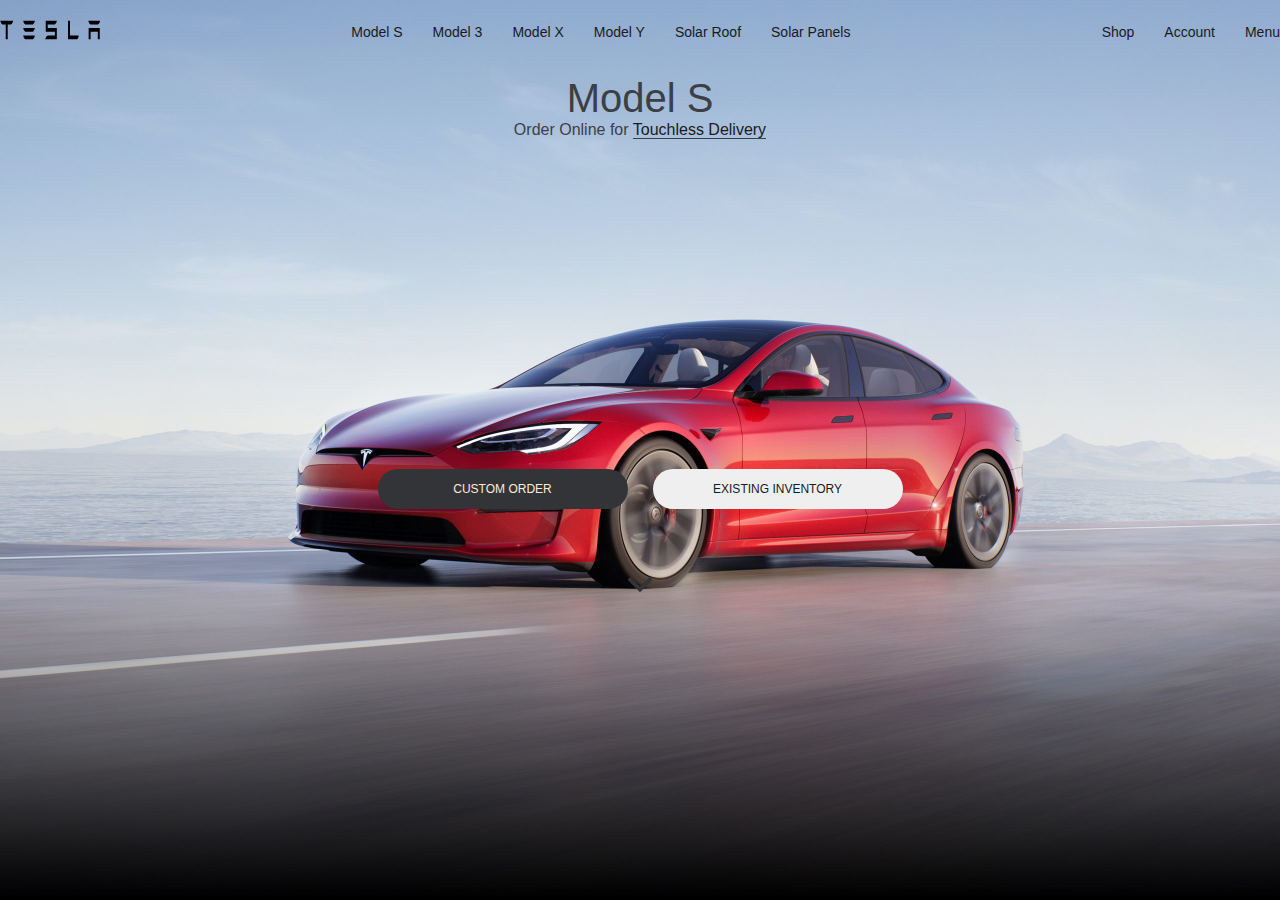
<file: index.html>
<!DOCTYPE html>
<html lang="en">
  <head>
    <meta charset="UTF-8" />
    <meta http-equiv="X-UA-Compatible" content="IE=edge" />
    <meta name="viewport" content="width=device-width, initial-scale=1.0" />
    <title>Electric Cars, Solar &amp; Clean Energy | Tesla</title>
    <link rel="shortcut icon" href="./img/favicon.ico" type="image/x-icon" />
    <link rel="stylesheet" href="./style/global.css" />
    <link rel="stylesheet" href="./style/tesla.css" />
  </head>
  <body>
    <header class="header">
      <div class="container">
        <nav class="nav">
          <div class="header__logo">
            <img src="./img/logo.svg" alt="Tesla logo" />
          </div>

          <ul class="header__center--nav">
            <li>Model S</li>
            <li>Model 3</li>
            <li>Model X</li>
            <li>Model Y</li>
            <li>Solar Roof</li>
            <li class="p0">Solar Panels</li>
          </ul>

          <ul class="header__right--nav">
            <li>Shop</li>
            <li>
              <a href="./account.html">Account</a>
            </li>
            <li class="p0">Menu</li>
          </ul>
        </nav>
        <div class="sub__title">
          <h2>Model S</h2>
          <p>Order Online for <span>Touchless Delivery</span></p>
        </div>

        <div class="header__footer--btn">
          <button>custom order</button>
          <button>existing inventory</button>
        </div>

        <div class="arrow">
          <img src="./img/down-arrow.svg" alt="Arrow" />
        </div>
      </div>
    </header>
  </body>
</html>
</file>
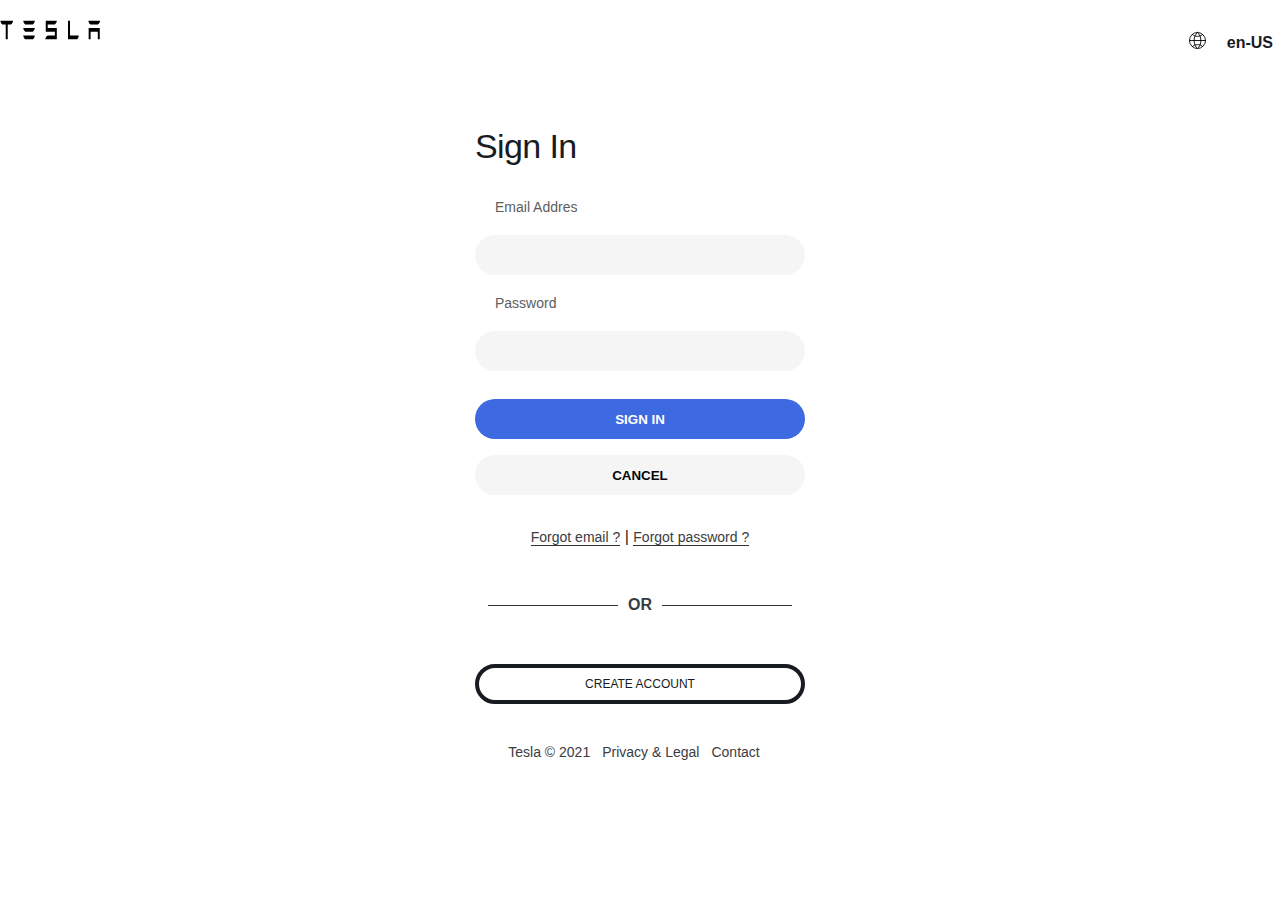
<file: account.html>
<!DOCTYPE html>
<html lang="en">
  <head>
    <meta charset="UTF-8" />
    <meta http-equiv="X-UA-Compatible" content="IE=edge" />
    <meta name="viewport" content="width=device-width, initial-scale=1.0" />
    <title>Tesla SSO - Sign In</title>
    <link rel="shortcut icon" href="./img/favicon.ico" type="image/x-icon" />
    <link rel="stylesheet" href="./style/global.css" />
    <link rel="stylesheet" href="./style/account.css" />
  </head>
  <body>
    <div class="container">
      <!-------------Header------------>
      <header class="header">
        <!-- Logo -->
        <div>
          <a href="./tesla.html">
            <img src="./img/logo.svg" alt="Tesla Logo" />
          </a>
        </div>
        <ul class="header__right">
          <li>
            <img src="./img/globe.svg" alt="Globe" />
          </li>
          <li>en-US</li>
        </ul>
      </header>

      <!-- Form__container -->
      <main class="main">
        <div class="form__container">
          <h3 class="form__title">Sign In</h3>

          <form class="form">
            <p>Email Addres</p>
            <input type="text" />
            <p>Password</p>
            <input type="password" />
            <button>Sign In</button>
            <button>Cancel</button>
          </form>

          <!-- Forgot -->
          <div class="forgot">
            <div>
              <span class="border">Forgot email ?</span>
              <span>|</span>
              <span class="border">Forgot password ?</span>
            </div>
          </div>

          <!-- Or -->
          <div class="or">
            <div></div>
            <span>OR</span>
            <div></div>
          </div>

          <div class="footer__btn">
            <button>create account</button>
          </div>
        </div>
      </main>

      <footer class="footer">
        <ul class="footer__item">
          <li>Tesla © 2021</li>
          <li>Privacy & Legal</li>
          <li>Contact</li>
        </ul>
      </footer>
    </div>
  </body>
</html>
</file>
<file: style/global.css>
/* Settings default styles */

* {
  margin: 0;
  padding: 0;
  box-sizing: border-box;
  font-family: -apple-system, BlinkMacSystemFont, 'Segoe UI', Roboto, Oxygen, Ubuntu, Cantarell, 'Open Sans', 'Helvetica Neue', sans-serif;
  list-style: none;
  text-decoration: none;
  color: #181b21;
}

.container {
  max-width: 1300px;
  width: 100%;
  margin: 0 auto;
}

.p0 {
  padding-right: 0 !important;
}
</file>
<file: style/tesla.css>
.header {
  background-image: url(../img/model-s.jpg);
  padding-top: 18px;
  background-size: cover;
  background-repeat: no-repeat;
  background-position: center;
  height: 100vh;
}

.nav {
  display: flex;
  justify-content: space-between;
  align-items: center;
}


.header__center--nav {
 display: flex;
}

.header__center--nav li {
  font-size: 14px;
  font-weight: 500;
  padding-right: 30px;
}

.header__right--nav {
 display: flex;
}

.header__right--nav li {
  font-size: 14px;
  font-weight: 500;
  padding-right: 30px;
}

.sub__title {
  text-align: center;
}

.sub__title h2 {
  font-size: 40px;
  color: #3c3f44;
  margin-top: 30px;
  font-weight: 300;
}

.sub__title p {
  color: #3c3f44;;
}

.sub__title p span {
  border-bottom: 1px solid #3c3f44;;
}

.header__footer--btn {
  display: flex;
  justify-content: center;
  align-items: center;
  padding-top: 330px;
}


.header__footer--btn button {
  font-size: 12px;
  font-weight: 500;
  width: 250px;
  height: 40px;
  border-radius: 20px;
  outline: none;
  border: none;
  cursor: pointer;
  text-transform: uppercase;
}

.header__footer--btn button:first-child {
  color: antiquewhite;
  background: #333438;
  margin-right: 25px;
}

.arrow {
  text-align: center;
  padding-top: 50px;
}
.arrow img {
  height: 50px;
  animation: down .2s infinite;
}

@keyframes down {
  0% {
    transform: translateY(-3px);
  }
}
</file>
<file: style/account.css>
.header {
  display: flex;
  /* Размещает дочерние элементы по разным сторонам браузера */
  justify-content: space-between;
  padding-top: 18px;
}

.header__right {
  display: flex;
  align-items: center;
}

.header__right li {
  padding-right: 7px;
  font-weight: 600;
}
.header__right li img {
  width: 45px;
}

.form__container {
  display: flex;
  justify-content: center;
  flex-direction: column;
}

.form {
  display: flex;
  flex-direction: column;
  max-width: 335px;
  justify-content: center;
}

.main {
  display: flex;
  justify-content: center;
  margin-top: 60px;
}

.form__title {
  padding: 0 0 8px 0;
  font-size: 34px;
  font-weight: 500;
  letter-spacing: -0.6px;
  margin-bottom: 25px;
}

.form p {
  font-size: 14px;
  font-weight: 500;
  color: #5c5d61;
  padding-left: 20px;
}

.form input {
  width: 330px;
  margin: 20px 0 20px 0;
  height: 40px;
  border-radius: 30px;
  border: none;
  outline: none;
  background: #f5f5f5;
  padding-left: 20px;
  font-weight: 700;
  color: #5c5d61;
}

.form input:focus {
  border: 1px solid #c8c8c8;
}

.form button {
  margin: 8px 0;
  height: 40px;
  border-radius: 30px;
  text-transform: uppercase;
  border: none;
  outline: none;
  cursor: pointer;
  background:#3d69e1;
  color: #fff;
  font-weight: 600;
}
.form button:hover {
  background:#3454ad;
}

.form button:last-child {
  background: #f5f5f5;
  color: #060606;
}


.forgot {
  text-align: center;
  padding-top: 25px;
}

.border {
  border-bottom: 1px solid #333;
  color: #393c41;
  font-size: 14px;
}

.or {
  display: flex;
  margin-top: 50px;
  align-items: center;
  justify-content: center;
}

.or span {
  margin: 0 10px;
  font-weight: 600;
  color: #393c41;
}

.or div {
  width: 130px;
  height: 1px;
  background: #333;
}

.footer__btn {
  display: flex;
  justify-content: center;
}

.footer__btn button {
  height: 40px;
  border-radius: 30px;
  width: 330px;
  cursor: pointer;
  background: transparent;
  border: 4px solid #181b21;
  font-size: 12px;
  font-weight: 500;
  text-transform: uppercase;
  margin-top: 50px;
  transition: .4s all ease-in;
}

.footer__btn button:hover {
  color: #fff;
  background: #181b21;
}

.footer {
  display: flex;
  justify-content: center;
  align-items: center;
  margin-top: 40px;
}

.footer__item { 
  display: flex;
  align-items: center;
  margin-bottom: 20px;
}

.footer__item li {
  padding-right: 12px;
  font-size: 14px;
  font-weight: 500;
  color: #393c41;
  border-bottom: 2px solid transparent;
  cursor: pointer;
}

.footer__item li:hover {
  border-bottom: 2px solid #000;
}
</file>
